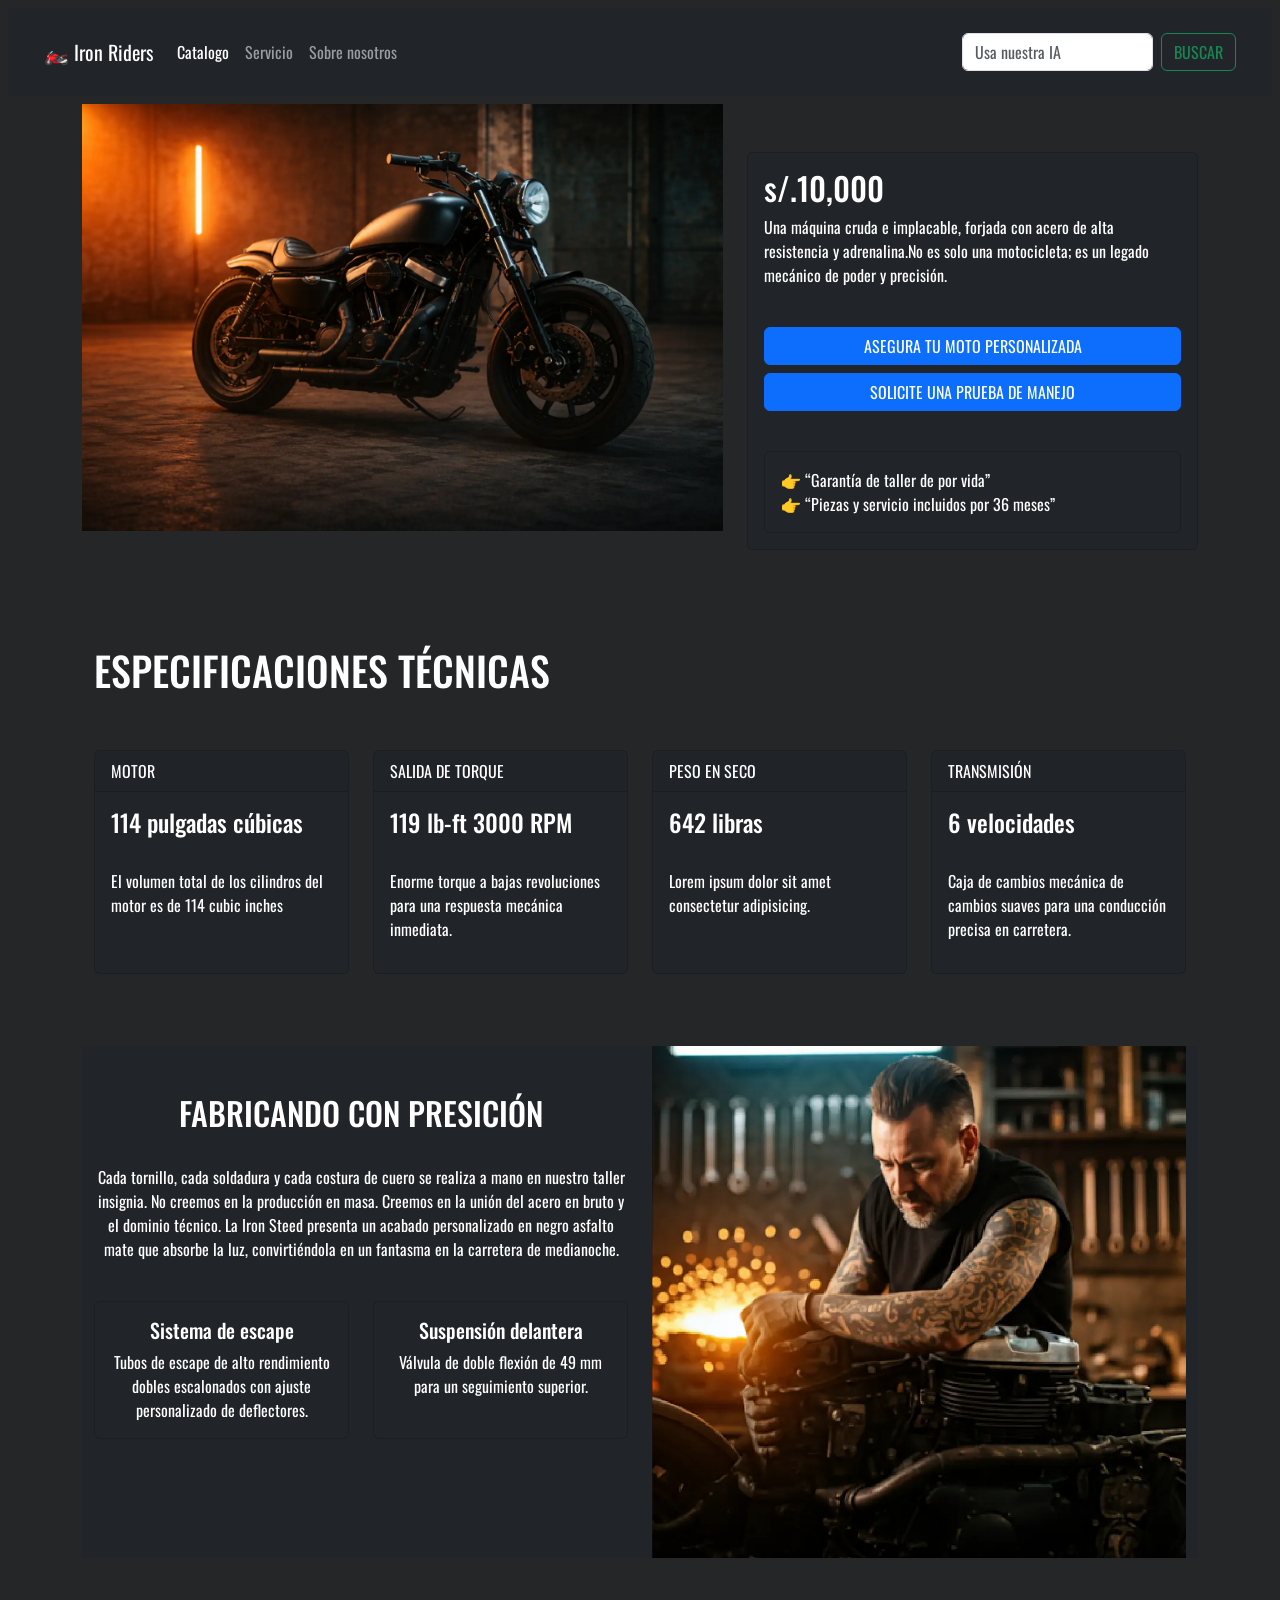
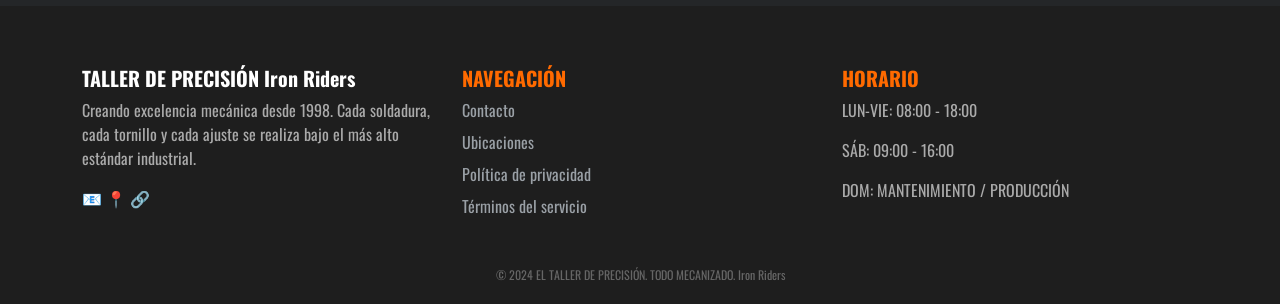
<file: index.html>
<!DOCTYPE html>
<html lang="es">

<head>
    <meta charset="UTF-8">
    <meta name="viewport" content="width=device-width, initial-scale=1.0">
    <title>Iron Riders</title>

    <link href="https://cdn.jsdelivr.net/npm/bootstrap@5.3.8/dist/css/bootstrap.min.css" rel="stylesheet"
        integrity="sha384-sRIl4kxILFvY47J16cr9ZwB07vP4J8+LH7qKQnuqkuIAvNWLzeN8tE5YBujZqJLB" crossorigin="anonymous">

    <link rel="stylesheet" href="styles.css">

</head>

<body>

    <header class="m-2">

        <nav class="navbar navbar-expand-lg navbar-dark bg-dark p-4">
            <div class="container-fluid">
                <button class="navbar-toggler" type="button" data-bs-toggle="collapse"
                    data-bs-target="#navbarTogglerDemo01" aria-controls="navbarTogglerDemo01" aria-expanded="false"
                    aria-label="Toggle navigation">
                    <span class="navbar-toggler-icon"></span>
                </button>
                <div class="collapse navbar-collapse" id="navbarTogglerDemo01">
                    <a class="navbar-brand" href="#">🏍️ Iron Riders</a>
                    <ul class="navbar-nav me-auto mb-2 mb-lg-0">
                        <li class="nav-item">
                            <a class="nav-link active" aria-current="page" href="pagina2.html">Catalogo</a>
                        </li>
                        <li class="nav-item">
                            <a class="nav-link" href="#">Servicio</a>
                        </li>
                        <li class="nav-item">
                            <a class="nav-link" href="#">Sobre nosotros</a>
                        </li>
                    </ul>
                    <form class="d-flex" role="search">
                        <input class="form-control me-2" type="search" placeholder="Usa nuestra IA"
                            aria-label="Search" />
                        <button class="btn btn-outline-success" type="submit">BUSCAR</button>
                    </form>
                </div>
            </div>
        </nav>

    </header>

    <main class="container">

        <div class="row">
            <div class="col-12 col-lg-7">
                <img class="img-fluid w-100" src="img/Motocicleta negra en almacén industrial.webp" alt="moto portada">
            </div>
            <div class="col-12 col-lg-5 my-5">

                <div class="card card-dark bg-dark text-white">
                    <div class="card-body">
                        <h2 class="card-title">s/.10,000</h2>
                        <p class="card-text">
                            Una máquina cruda e implacable, forjada con acero de alta resistencia y
                            adrenalina.No es solo una motocicleta; es un legado mecánico de
                            poder y precisión.
                        </p><br>
                        <div class="d-grid gap-2">
                            <button class="btn btn-primary" type="button">ASEGURA TU MOTO PERSONALIZADA</button>
                            <button class="btn btn-primary" type="button">SOLICITE UNA PRUEBA DE MANEJO</button>
                            <br>
                            <div class="card card-dark bg-dark text-white">

                                <div class="card-body">

                                    <p class="card-text">
                                        👉 “Garantía de taller de por vida”<br>
                                        👉 “Piezas y servicio incluidos por 36 meses”
                                    </p>

                                </div>
                            </div>

                        </div>
                    </div>
                </div>

            </div>
        </div>


        <section class="container my-5">

            <h1 class="text-white">
                ESPECIFICACIONES TÉCNICAS
            </h1><br>

            <div class="row">
                <div class="col-12 col-lg-3 my-4">

                    <div class="card h-100 text-bg-dark mb-3" style="max-width: 18rem;">
                        <div class="card-header">MOTOR</div>
                        <div class="card-body">
                            <h4 class="card-title">114 pulgadas cúbicas</h4><br>
                            <p class="card-text">El volumen total de los cilindros del motor es de 114 cubic inches</p>
                        </div>
                    </div>

                </div>
                <div class="col-12 col-lg-3 my-4">

                    <div class="card h-100 text-bg-dark mb-3" style="max-width: 18rem;">
                        <div class="card-header">SALIDA DE TORQUE</div>
                        <div class="card-body">
                            <h4 class="card-title">119 lb-ft 3000 RPM</h4><br>
                            <p class="card-text">Enorme torque a bajas revoluciones para una respuesta mecánica
                                inmediata.</p>
                        </div>
                    </div>

                </div>
                <div class="col-12 col-lg-3 my-4">

                    <div class="card h-100 text-bg-dark mb-3" style="max-width: 18rem;">
                        <div class="card-header">PESO EN SECO</div>
                        <div class="card-body">
                            <h4 class="card-title">642 libras</h4><br>
                            <p class="card-text">Lorem ipsum dolor sit amet consectetur adipisicing.</p>
                        </div>
                    </div>

                </div>
                <div class="col-12 col-lg-3 my-4">

                    <div class="card h-100 text-bg-dark mb-3" style="max-width: 18rem;">
                        <div class="card-header">TRANSMISIÓN</div>
                        <div class="card-body">
                            <h4 class="card-title">6 velocidades</h4><br>
                            <p class="card-text">Caja de cambios mecánica de cambios suaves para una conducción precisa
                                en carretera.</p>
                        </div>
                    </div>

                </div>

            </div>

        </section>

        <section class="container text-white bg-dark">

            <div class="row ">
                <div class="col-12 col-lg-6 text-center my-5">

                    <h2 class="text-white">FABRICANDO CON PRESICIÓN</h2><br>
                    <P class="text-white">
                        Cada tornillo, cada soldadura y cada costura de cuero se realiza a mano en nuestro taller
                        insignia. No creemos en la producción en masa. Creemos en la unión del acero en bruto y el
                        dominio técnico. La Iron Steed presenta un acabado personalizado en negro asfalto mate que
                        absorbe la luz, convirtiéndola en un fantasma en la carretera de medianoche.
                    </P><br>

                    <div class="row">
                        <div class="col-sm-6 mb-3 mb-sm-0">
                            <div class="card bg-dark text-white h-100 w-100">
                                <div class="card-body">
                                    <h5 class="card-title">Sistema de escape</h5>
                                    <p class="card-text">Tubos de escape de alto rendimiento dobles escalonados con
                                        ajuste personalizado de deflectores.
                                    </p>

                                </div>
                            </div>
                        </div>
                        <div class="col-sm-6">
                            <div class="card bg-dark text-white h-100 w-100">
                                <div class="card-body">
                                    <h5 class="card-title">Suspensión delantera</h5>
                                    <p class="card-text">Válvula de doble flexión de 49 mm para un seguimiento superior.
                                    </p>

                                </div>
                            </div>
                        </div>
                    </div><br>

                </div>
                <div class="col-12 col-lg-6">

                    <img class="img-fluid w-100" src="img/Captura de pantalla 2026-04-13 205228.webp" alt="ensamblaje">

                </div>

            </div>

        </section>

    </main><br><br>

    <footer>

        <div class="container">
            <div class="row">

                <div class="col-md-4">
                    <h5>TALLER DE PRECISIÓN Iron Riders</h5>
                    <p>
                        Creando excelencia mecánica desde 1998. Cada soldadura, cada tornillo y cada ajuste se realiza
                        bajo el más alto estándar industrial. </p>

                    <div class="icon-box mt-3">
                        <span>📧</span>
                        <span>📍</span>
                        <span>🔗</span>
                    </div>
                </div>

                <div class="col-md-4">
                    <h5 style="color:#ff6a00;">NAVEGACIÓN</h5>
                    <a href="#">Contacto</a>
                    <a href="#">Ubicaciones</a>
                    <a href="#">Política de privacidad</a>
                    <a href="#">Términos del servicio</a>
                </div>

                <div class="col-md-4">
                    <h5 style="color:#ff6a00;">HORARIO</h5>
                    <p>LUN-VIE: 08:00 - 18:00</p>
                    <p>SÁB: 09:00 - 16:00</p>
                    <p>DOM: MANTENIMIENTO / PRODUCCIÓN</p>
                </div>

            </div>

            <div class="bottom-text">
                © 2024 EL TALLER DE PRECISIÓN. TODO MECANIZADO. Iron Riders
            </div>
        </div>
    </footer>

</body>

<script src="https://cdn.jsdelivr.net/npm/bootstrap@5.3.8/dist/js/bootstrap.bundle.min.js"
    integrity="sha384-FKyoEForCGlyvwx9Hj09JcYn3nv7wiPVlz7YYwJrWVcXK/BmnVDxM+D2scQbITxI" crossorigin="anonymous">
    </script>

</html>
</file>
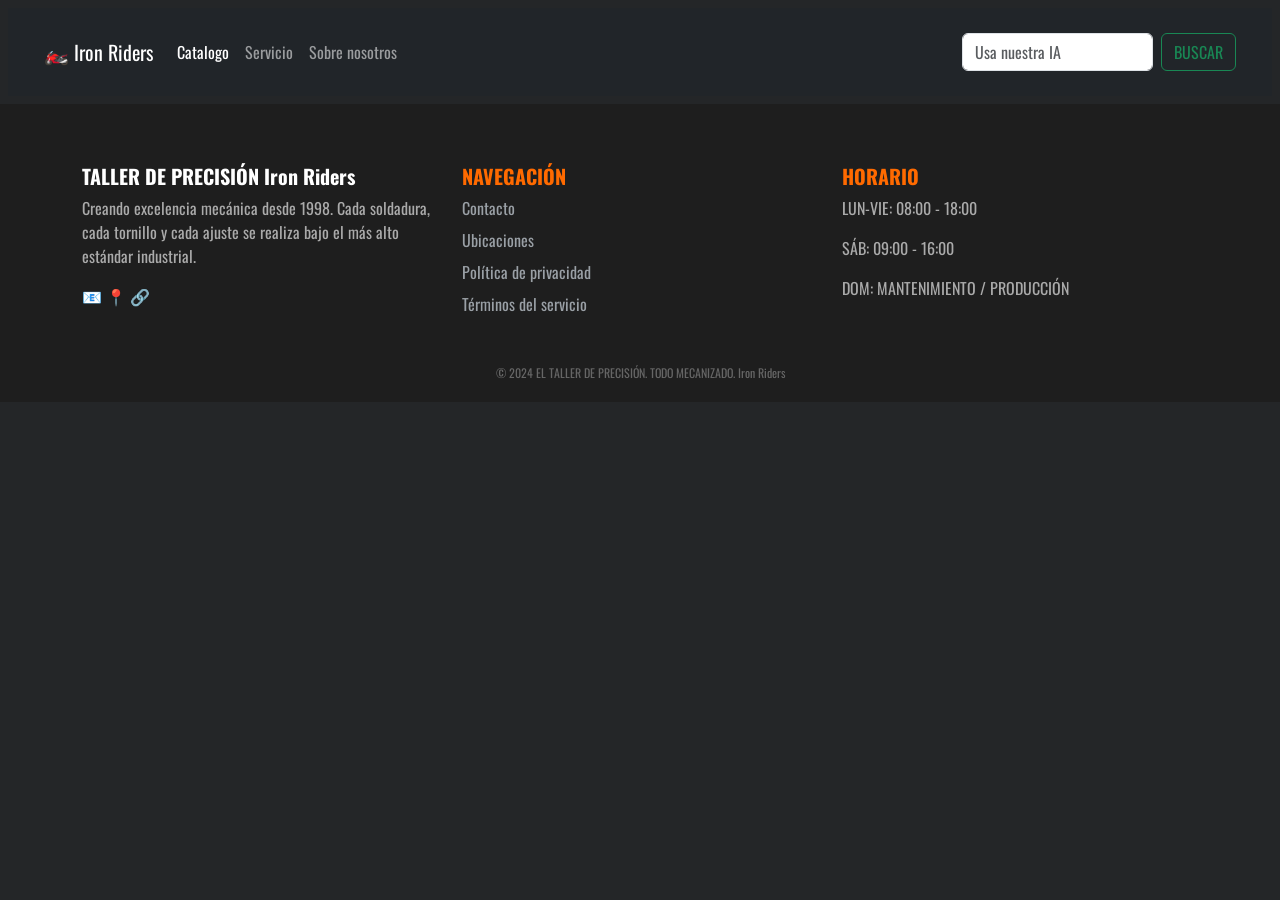
<file: pagina2.html>
<!DOCTYPE html>
<html lang="es">

<head>
    <meta charset="UTF-8">
    <meta name="viewport" content="width=device-width, initial-scale=1.0">
    <title>Catálogo</title>
</head>

<link href="https://cdn.jsdelivr.net/npm/bootstrap@5.3.8/dist/css/bootstrap.min.css" rel="stylesheet"
    integrity="sha384-sRIl4kxILFvY47J16cr9ZwB07vP4J8+LH7qKQnuqkuIAvNWLzeN8tE5YBujZqJLB" crossorigin="anonymous">

<link rel="stylesheet" href="styles.css">


<body>

    <header class="m-2">

        <nav class="navbar navbar-expand-lg navbar-dark bg-dark p-4">
            <div class="container-fluid">
                <button class="navbar-toggler" type="button" data-bs-toggle="collapse"
                    data-bs-target="#navbarTogglerDemo01" aria-controls="navbarTogglerDemo01" aria-expanded="false"
                    aria-label="Toggle navigation">
                    <span class="navbar-toggler-icon"></span>
                </button>
                <div class="collapse navbar-collapse" id="navbarTogglerDemo01">
                    <a class="navbar-brand" href="#">🏍️ Iron Riders</a>
                    <ul class="navbar-nav me-auto mb-2 mb-lg-0">
                        <li class="nav-item">
                            <a class="nav-link active" aria-current="page" href="#">Catalogo</a>
                        </li>
                        <li class="nav-item">
                            <a class="nav-link" href="#">Servicio</a>
                        </li>
                        <li class="nav-item">
                            <a class="nav-link" href="#">Sobre nosotros</a>
                        </li>
                    </ul>
                    <form class="d-flex" role="search">
                        <input class="form-control me-2" type="search" placeholder="Usa nuestra IA"
                            aria-label="Search" />
                        <button class="btn btn-outline-success" type="submit">BUSCAR</button>
                    </form>
                </div>
            </div>
        </nav>

    </header>

    <main>



    </main>

    <footer>

        <div class="container">
            <div class="row">

                <div class="col-md-4">
                    <h5>TALLER DE PRECISIÓN Iron Riders</h5>
                    <p>
                        Creando excelencia mecánica desde 1998. Cada soldadura, cada tornillo y cada ajuste se realiza
                        bajo el más alto estándar industrial. </p>

                    <div class="icon-box mt-3">
                        <span>📧</span>
                        <span>📍</span>
                        <span>🔗</span>
                    </div>
                </div>

                <div class="col-md-4">
                    <h5 style="color:#ff6a00;">NAVEGACIÓN</h5>
                    <a href="#">Contacto</a>
                    <a href="#">Ubicaciones</a>
                    <a href="#">Política de privacidad</a>
                    <a href="#">Términos del servicio</a>
                </div>

                <div class="col-md-4">
                    <h5 style="color:#ff6a00;">HORARIO</h5>
                    <p>LUN-VIE: 08:00 - 18:00</p>
                    <p>SÁB: 09:00 - 16:00</p>
                    <p>DOM: MANTENIMIENTO / PRODUCCIÓN</p>
                </div>

            </div>

            <div class="bottom-text">
                © 2024 EL TALLER DE PRECISIÓN. TODO MECANIZADO. Iron Riders
            </div>
        </div>
    </footer>

</body>

<script src="https://cdn.jsdelivr.net/npm/bootstrap@5.3.8/dist/js/bootstrap.bundle.min.js"
    integrity="sha384-FKyoEForCGlyvwx9Hj09JcYn3nv7wiPVlz7YYwJrWVcXK/BmnVDxM+D2scQbITxI" crossorigin="anonymous">
</script>

</html>
</file>
<file: styles.css>
@import url('https://fonts.googleapis.com/css2?family=Oswald:wght@200..700&display=swap');

* {
    margin: 0;
    padding: 0;
    box-sizing: border-box;
    font-family: "Oswald", sans-serif;
}

body {
    background-color: #242628;
    color: white;
}


footer {
    background: #1e1e1e;
    color: #aaa;
    padding: 60px 0 20px;
}

footer h5 {
    color: #fff;
    font-weight: bold;
    
}

footer a {
    color: #9aa0a6;
    text-decoration: none;
    display: block;
    margin-bottom: 8px;
}

footer a:hover {
    color: #fff;
}

.icon-box i {
    margin-right: 10px;
    font-size: 18px;
    color: #aaa;
}

.bottom-text {
    text-align: center;
    margin-top: 40px;
    font-size: 12px;
    color: #666;
}
</file>
